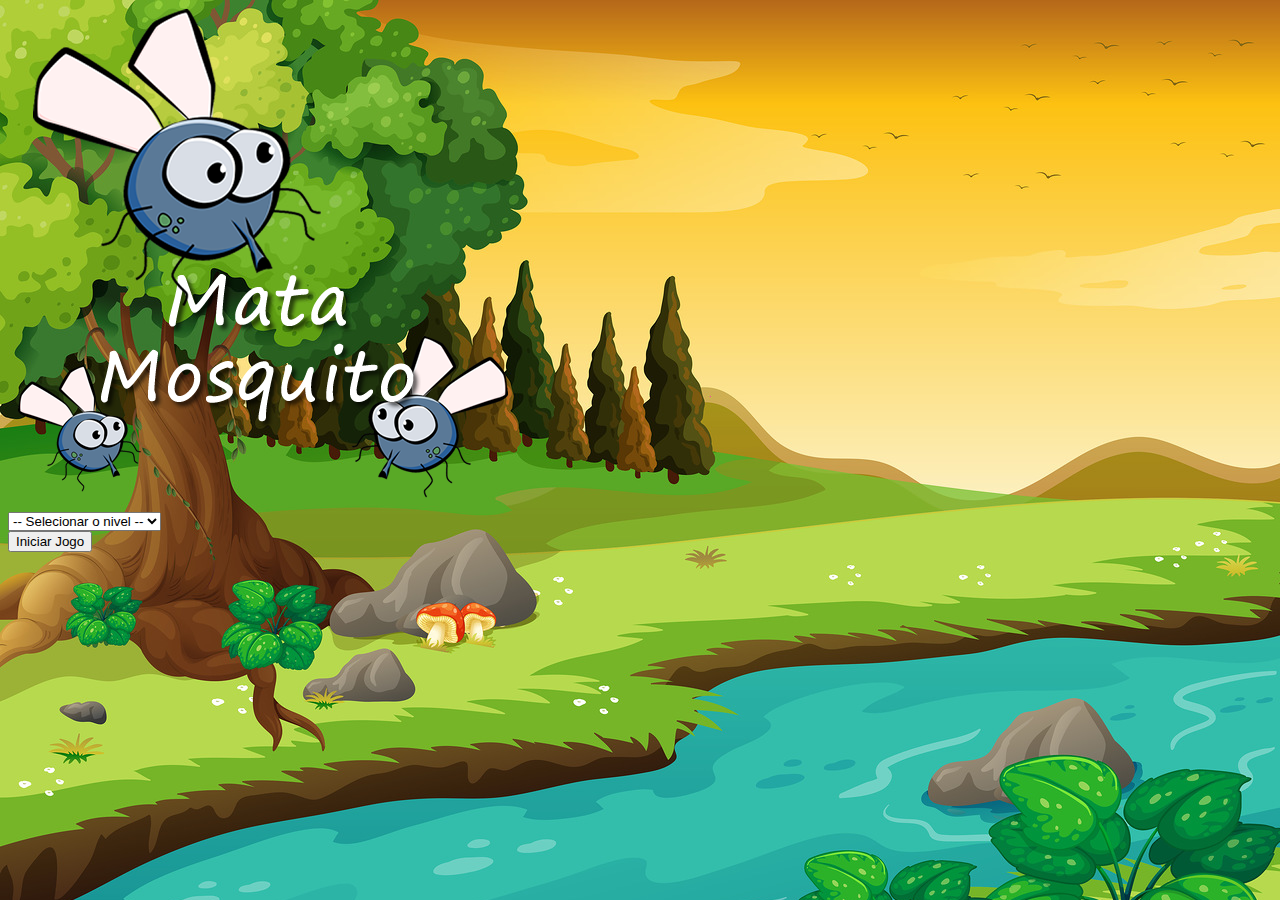
<file: index.html>
<!DOCTYPE html>
<html lang="en">
<head>
    <meta charset="UTF-8">
    <meta http-equiv="X-UA-Compatible" content="IE=edge">
    <meta name="viewport" content="width=device-width, initial-scale=1.0">
    <title>Jogo Mata Mosquito</title>
    <link href="./styles.css" rel="stylesheet">
    <link href="https://cdn.jsdelivr.net/npm/bootstrap@5.2.0-beta1/dist/css/bootstrap.min.css" rel="stylesheet" integrity="sha384-0evHe/X+R7YkIZDRvuzKMRqM+OrBnVFBL6DOitfPri4tjfHxaWutUpFmBp4vmVor" crossorigin="anonymous">
    <script>
    function iniciarJogo(){
    var nivel = document.getElementById('nivel').value;

    if(nivel === '') {
        alert('Selecione um nível para iniciar o jogo')
        return false;
    }
    window.location.href = 'matamosquito.html?' + nivel
}
    </script>
</head>
<body>
    <div class="container">
        <div class="row">
            <div class="col">
                <div class="d-flex justify-content-center">
                <img src="./assets/images/game.png">
                </div> <!-- BG -->
            </div> <!-- col -->
        </div> <!-- row -->

        <div class="row">
            <div class="col">
                <div class="d-flex justify-content-center">
                    <div class="mb-2">
                <select id="nivel" class="form-control cursor">
                    <option value="">-- Selecionar o nivel --</option>
                    <option value="normal">-- Normal --</option>
                    <option value="dificil">-- Difícil --</option>
                    <option value="hardcore">-- Hardcore --</option>
                </select>
            </div>
                </div> <!-- BG -->
            </div> <!-- col -->
        </div> <!-- row -->

        <div class="row">
            <div class="col">
                <div class="d-flex justify-content-center">
                <button type="button" class="btn btn-danger btn-lg" onclick="iniciarJogo()">Iniciar Jogo</button>
                </div> <!-- BG -->
            </div> <!-- col -->
        </div> <!-- row -->
    </div> <!-- container -->
</body>
</html>
</file>
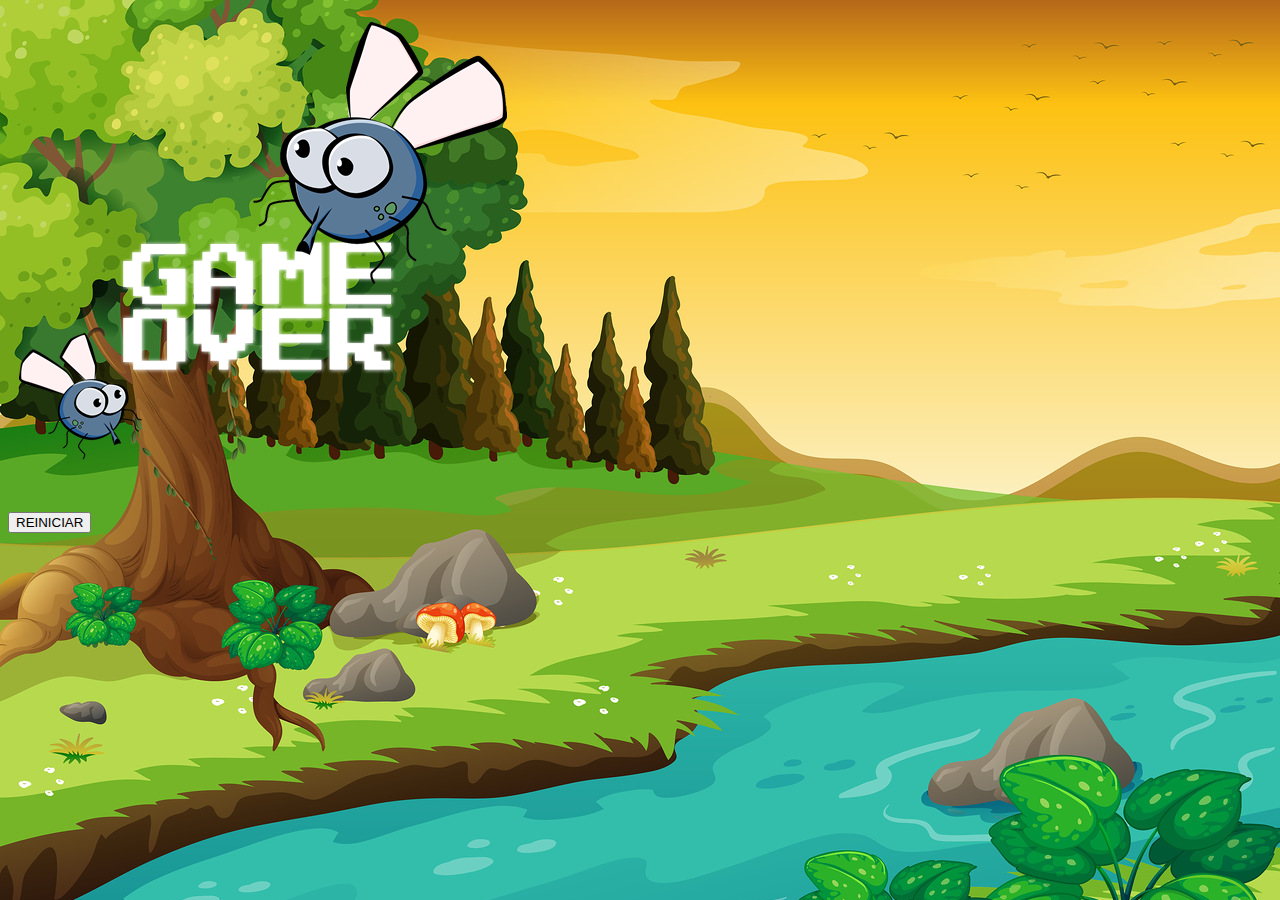
<file: gameover.html>
<!DOCTYPE html>
<html lang="en">
<head>
    <meta charset="UTF-8">
    <meta http-equiv="X-UA-Compatible" content="IE=edge">
    <meta name="viewport" content="width=device-width, initial-scale=1.0">
    <title>Game Over</title>
    <link href="./styles.css" rel="stylesheet">
    <link href="https://cdn.jsdelivr.net/npm/bootstrap@5.2.0-beta1/dist/css/bootstrap.min.css" rel="stylesheet" integrity="sha384-0evHe/X+R7YkIZDRvuzKMRqM+OrBnVFBL6DOitfPri4tjfHxaWutUpFmBp4vmVor" crossorigin="anonymous">
    <script src="index.js"></script>
</head>
<body>
    <div class="container">
        <div class="row">
            <div class="col">
                <div class="d-flex justify-content-center">
                <img src="./assets/images/game_over.png">
                </div> <!-- BG -->
            </div> <!-- col -->
        </div> <!-- row -->
        <div class="row">
            <div class="col">
                <div class="d-flex justify-content-center">
                <button type="button" class="btn btn-dark btn-lg" onclick="window.location.href = 'index.html'">REINICIAR</button>
                </div> <!-- BG -->
            </div> <!-- col -->
        </div> <!-- row -->
    </div> <!-- container -->
    <script></script>
</body>
</html>
</file>
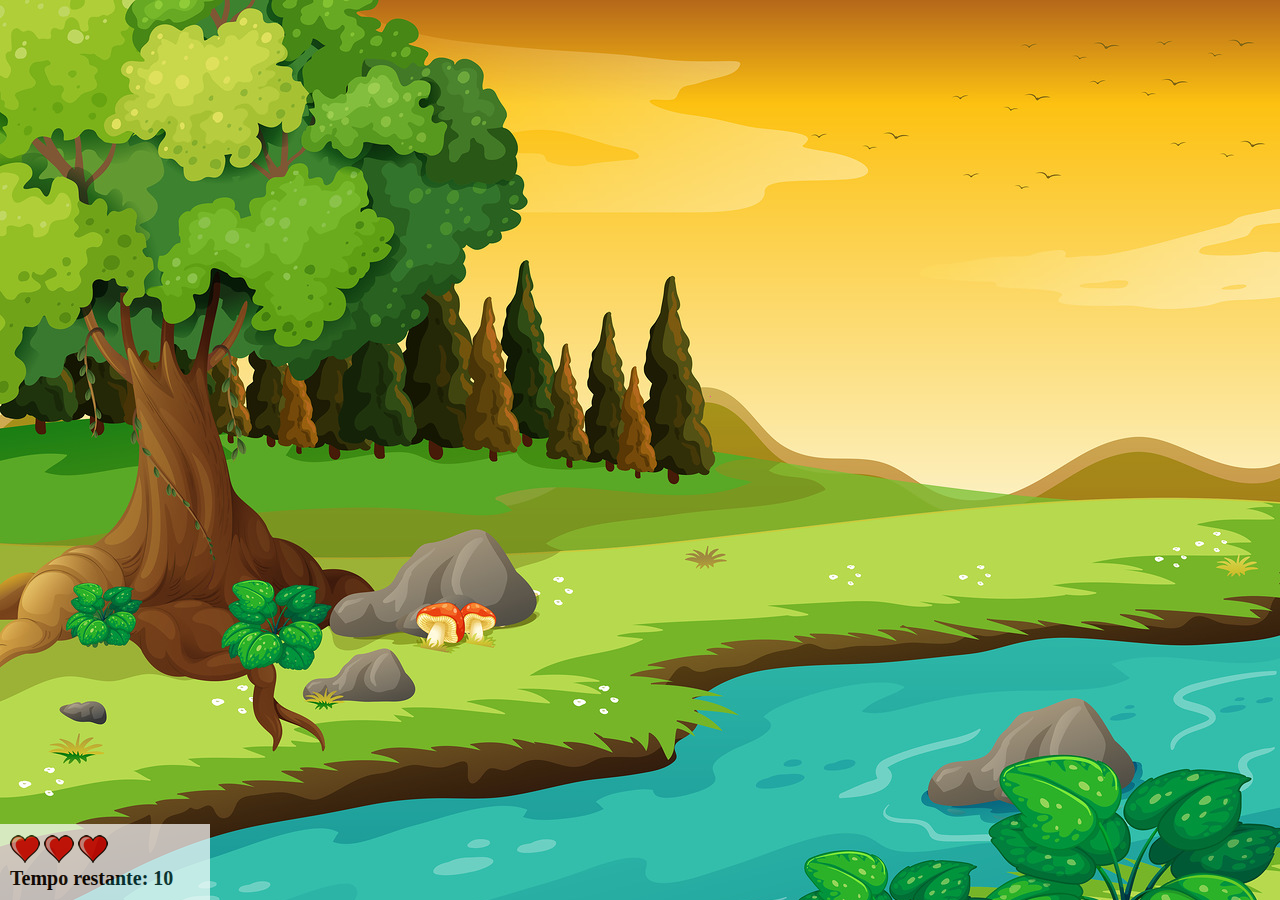
<file: matamosquito.html>
<!DOCTYPE html>
<html lang="en">
<head>
    <meta charset="UTF-8">
    <meta http-equiv="X-UA-Compatible" content="IE=edge">
    <meta name="viewport" content="width=device-width, initial-scale=1.0">
    <title>Mata Mosquito</title>
    <link href="./styles.css" rel="stylesheet">
    <script src="index.js"></script>
</head>
<body onresize="recuperarPalcoJogo()">

    <div class="painel">
        <div class="vidas">
            <img id="v3" src="./assets/images/coracao_cheio.png">
            <img id="v2" src="./assets/images/coracao_cheio.png">
            <img id="v1" src="./assets/images/coracao_cheio.png">
            <div class="cronometro">
                Tempo restante: <span id="cronometro"></span>
            </div> <!--// cronometro -->
        </div> <!--// vidas -->
    </div> <!--// painel -->

    <script>
        document.getElementById('cronometro').innerHTML = tempo;
        var criaMosquito = setInterval(function(){
            geraPosicao()
        }, criaMosquitoTempo)
    </script>
</body>
</html>
</file>
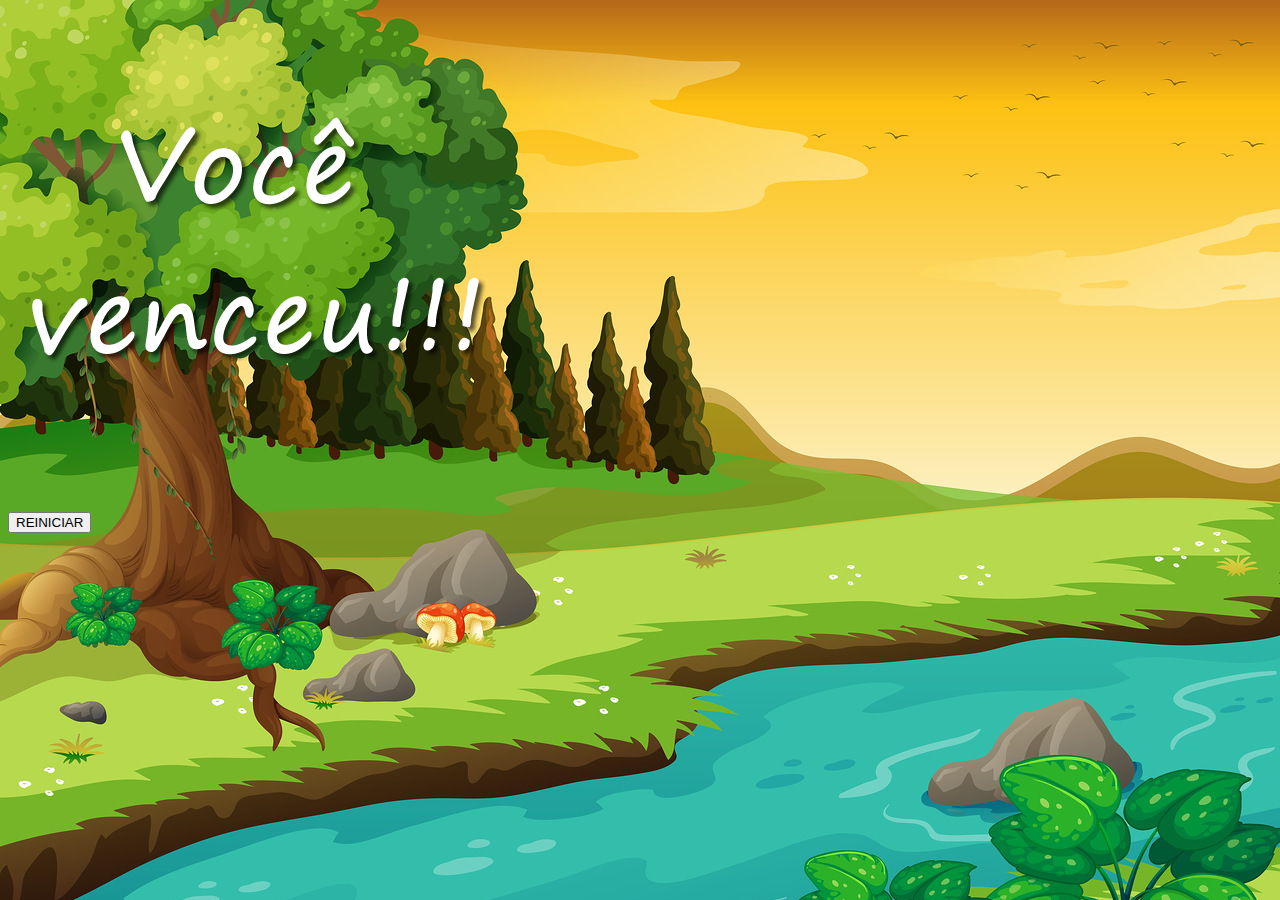
<file: winner.html>
<!DOCTYPE html>
<html lang="en">
<head>
    <meta charset="UTF-8">
    <meta http-equiv="X-UA-Compatible" content="IE=edge">
    <meta name="viewport" content="width=device-width, initial-scale=1.0">
    <title>Winner</title>
    <link href="./styles.css" rel="stylesheet">
    <link href="https://cdn.jsdelivr.net/npm/bootstrap@5.2.0-beta1/dist/css/bootstrap.min.css" rel="stylesheet" integrity="sha384-0evHe/X+R7YkIZDRvuzKMRqM+OrBnVFBL6DOitfPri4tjfHxaWutUpFmBp4vmVor" crossorigin="anonymous">
    <script src="index.js"></script>
</head>
<body>
    <div class="container">
        <div class="row">
            <div class="col">
                <div class="d-flex justify-content-center">
                <img src="./assets/images/vitoria.png">
                </div> <!-- BG -->
            </div> <!-- col -->
        </div> <!-- row -->
        <div class="row">
            <div class="col">
                <div class="d-flex justify-content-center">
                <button type="button" class="btn btn-dark btn-lg" onclick="window.location.href = 'index.html'">REINICIAR</button>
                </div> <!-- BG -->
            </div> <!-- col -->
        </div> <!-- row -->
    </div> <!-- container -->
    <script></script>
</body>
</html>
</file>
<file: styles.css>
html {
    cursor: url('./assets/images/cursor.png') 30 30, auto;
}

body {
    background-image: url(./assets/images/bg.jpg);
    background-size: 100%;
    background-repeat: no-repeat;
}

.mosquitoPequeno {
    width: 30px;
    height: 30px;
}

.mosquitoMedio {
    width: 45px;
    height: 45px;
}

.mosquitoGrande {
    width: 60px;
    height: 60px;
}

.ladoA {
    transform: scaleX(1)
}

.ladoB {
    transform: scaleX(-1);
}

.painel {
    position: absolute;
    width: 190px;
    padding: 10px;
    bottom: 0px;
    left: 0px;
    border-top: solid 1px #FFF;
    background-color: #FFF;
    opacity: 0.7;
}

.vidas {
    float: left;
}

.cronometro {
    float: left;
    font-size: 20px;
    font-weight: bold;
}

.cursor {
    cursor: url('./assets/images/cursor.png') 30 30, auto;
}
</file>
